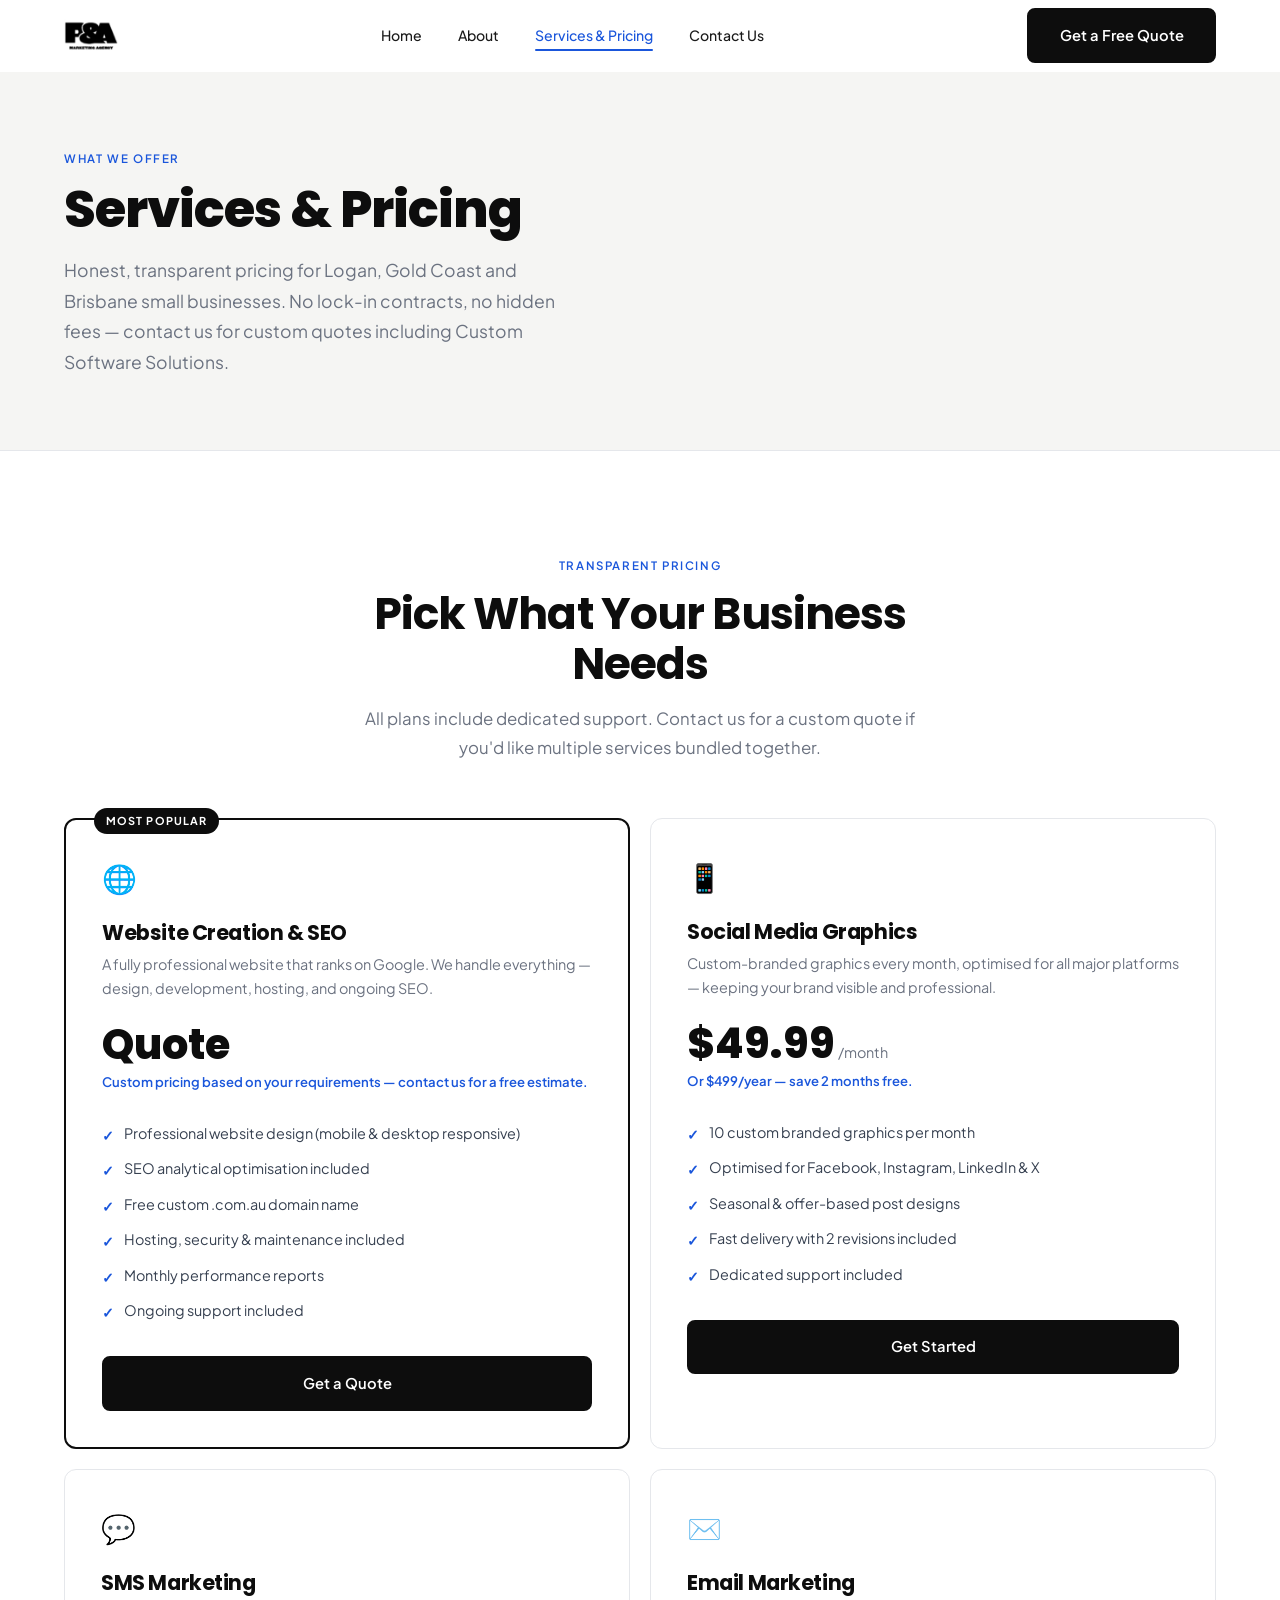
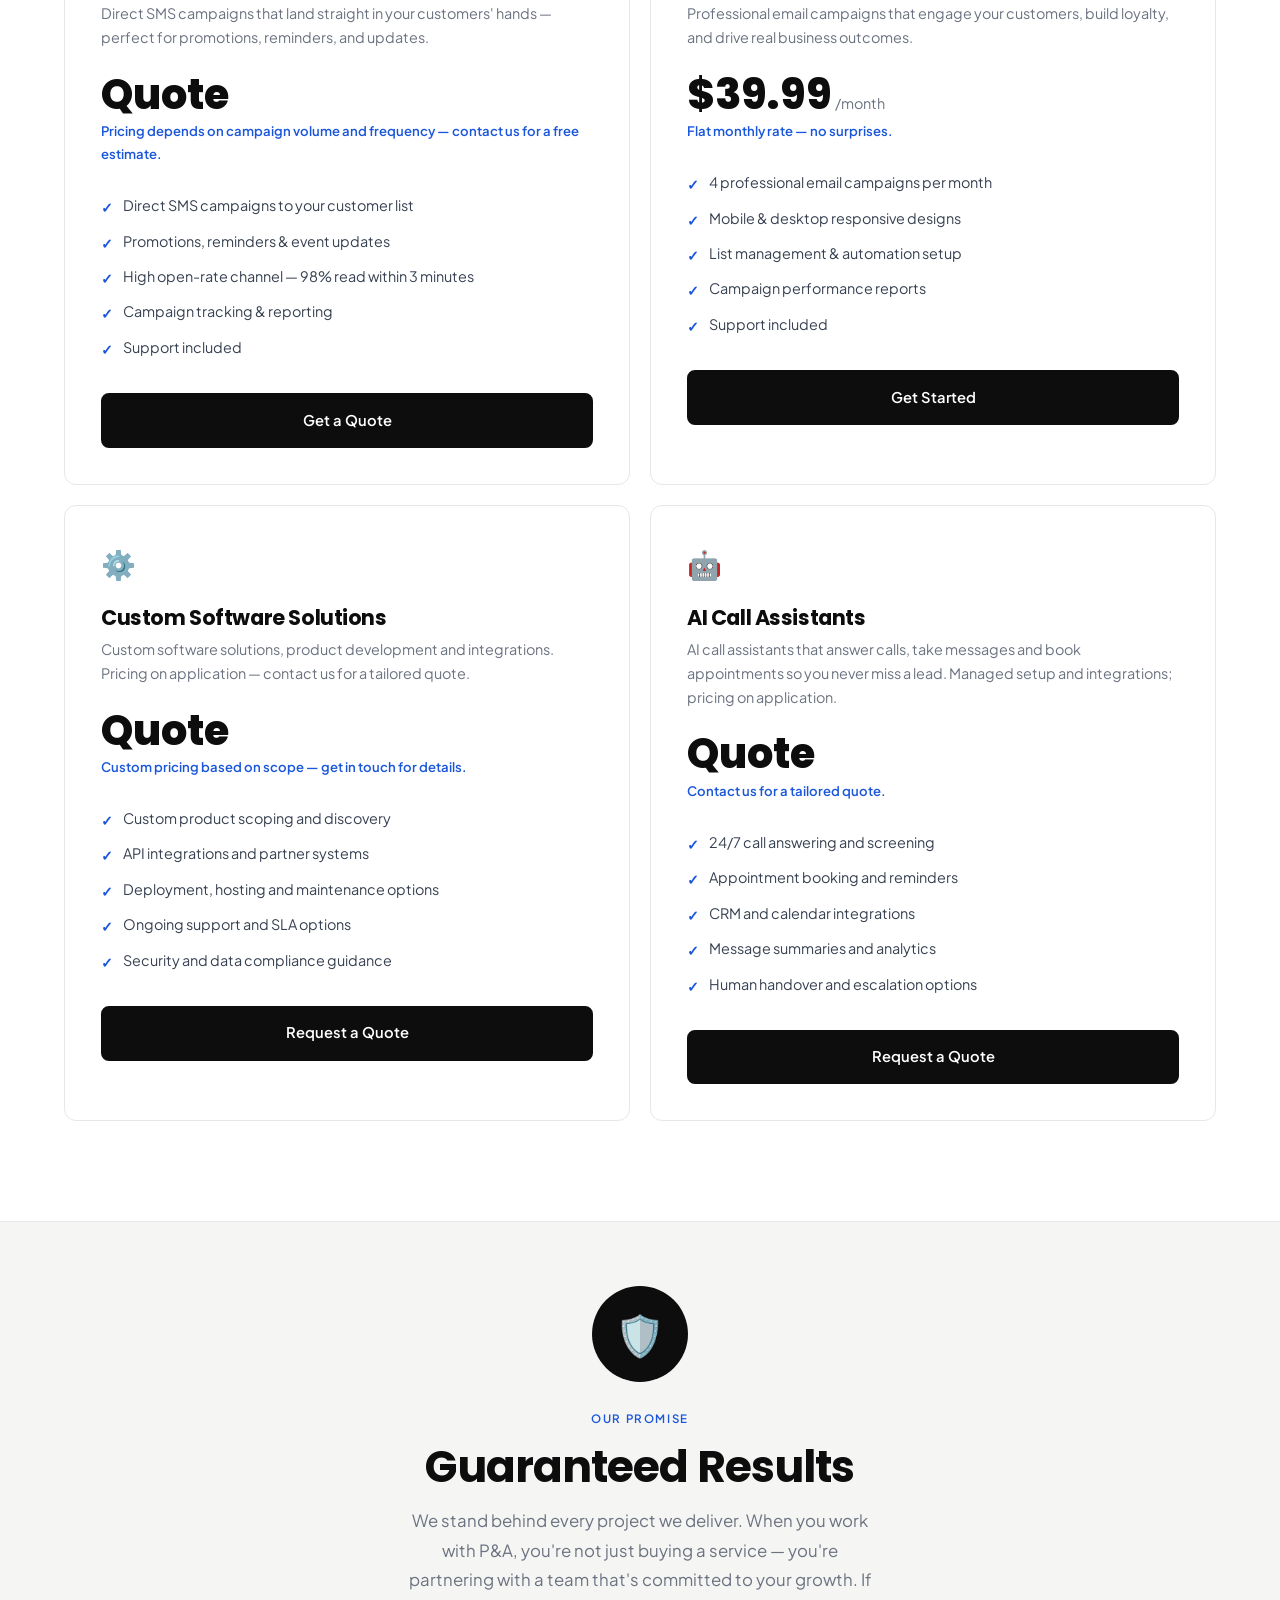
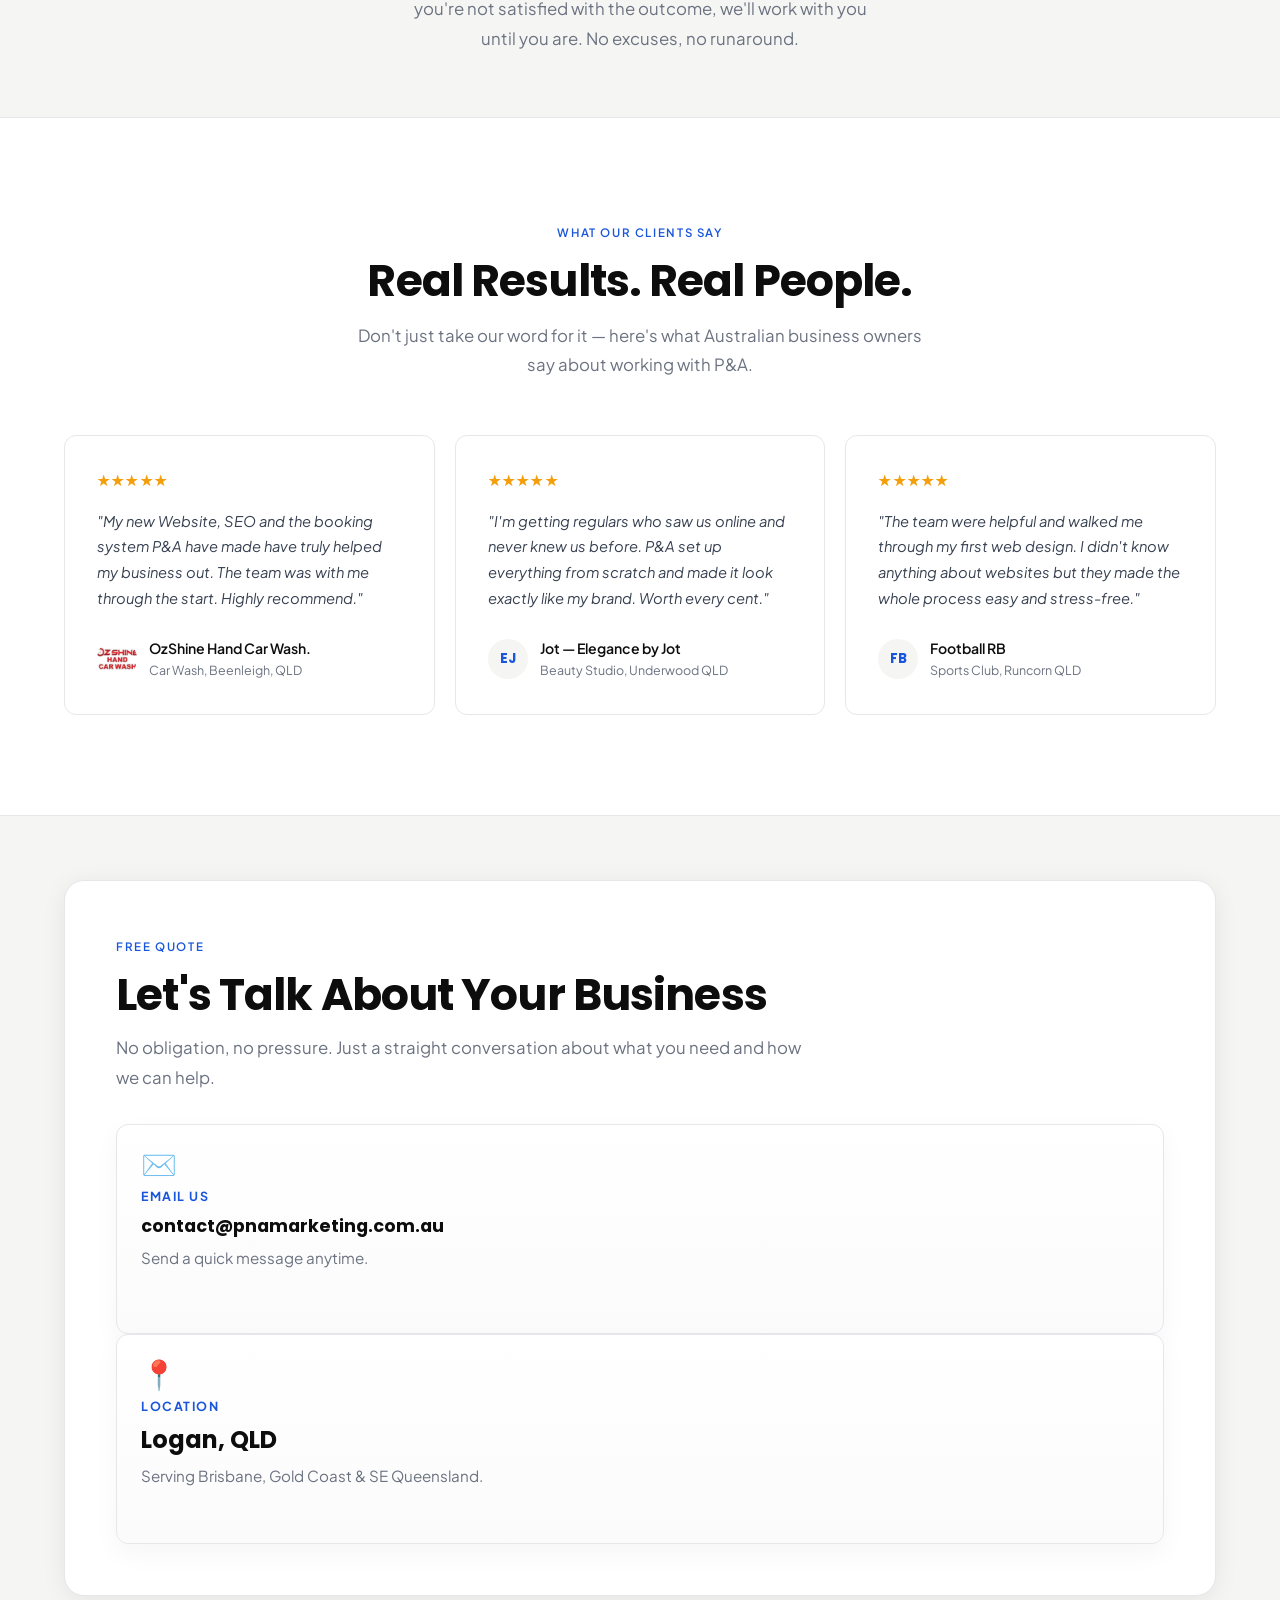
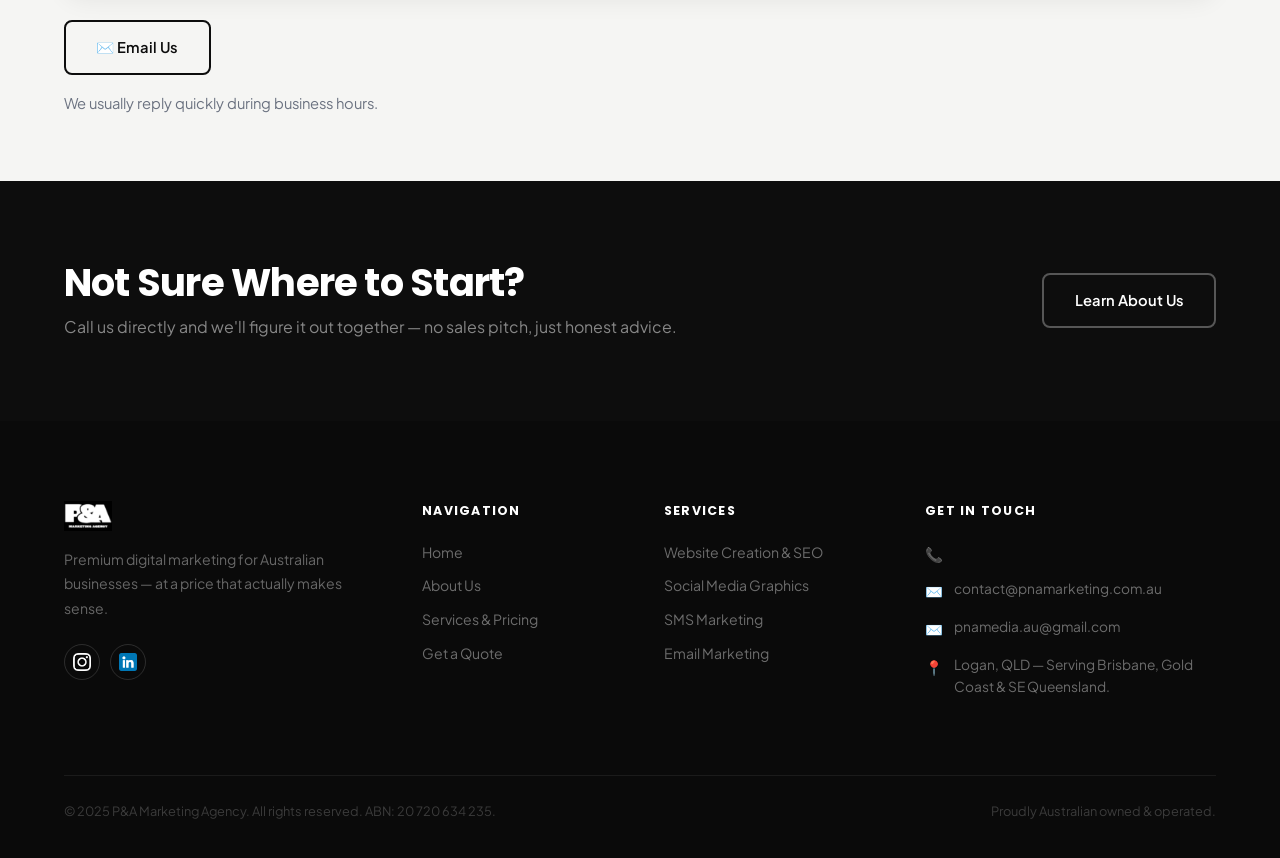
<file: services.html>
<!DOCTYPE html>
<html lang="en">
<head>
  <meta charset="UTF-8" />
  <meta name="viewport" content="width=device-width, initial-scale=1.0" />
  <title>Services for Logan &amp; Brisbane Businesses — Websites, Marketing &amp; Custom Software Solutions</title>
  <meta name="description" content="Transparent pricing and custom quotes for web design, local SEO, SMS, email and Custom Software Solutions for Logan & Brisbane small businesses." />
    <meta name="description" content="Transparent pricing and custom quotes for web design, local SEO, SMS, email and Custom Software Solutions for Logan, Gold Coast and Brisbane small businesses." />
  <meta name="robots" content="index,follow" />
  <link rel="canonical" href="https://pnamarketing.com.au/services.html" />
  <meta property="og:type" content="website" />
  <meta property="og:site_name" content="P&amp;A Marketing Agency" />
  <meta property="og:locale" content="en_AU" />
  <meta property="og:title" content="Services for Logan &amp; Brisbane Businesses — Websites, Marketing &amp; Custom Software Solutions" />
    <meta property="og:title" content="Services for Logan, Gold Coast &amp; Brisbane Businesses — Websites, Marketing &amp; Custom Software Solutions" />
    <meta property="og:description" content="Transparent pricing and custom quotes for web design, local SEO, SMS, email and Custom Software Solutions for Logan, Gold Coast and Brisbane small businesses." />
  <meta property="og:url" content="https://pnamarketing.com.au/services.html" />
  <meta property="og:image" content="https://images.unsplash.com/photo-1547658719-da2b51169166?w=1200&auto=format&fit=crop&q=80" />
  <meta name="twitter:card" content="summary_large_image" />
  <meta name="twitter:title" content="Services for Logan, Gold Coast &amp; Brisbane Businesses — Websites, Marketing &amp; Custom Software Solutions" />
  <meta name="twitter:description" content="Transparent pricing and custom quotes for web design, local SEO, SMS, email and Custom Software Solutions for Logan, Gold Coast and Brisbane small businesses." />
  <meta name="twitter:image" content="https://images.unsplash.com/photo-1547658719-da2b51169166?w=1200&auto=format&fit=crop&q=80" />
  <link rel="stylesheet" href="styles.css" />
</head>
<body>

  <!-- ══════════════════════════════════════════
       NAVIGATION
  ══════════════════════════════════════════ -->
  <header class="nav" role="banner">
    <div class="container nav-inner">
      <a href="index.html" class="nav-logo" aria-label="P&A Marketing Agency home">
        <img
          src="logo.jpg"
          alt="P&A Marketing Agency logo"
          onerror="this.style.display='none';this.nextElementSibling.style.display='block';"
        />
        <span class="nav-logo-text" style="display:none;">P&amp;A</span>
      </a>

      <nav class="nav-links" aria-label="Main navigation">
        <a href="index.html">Home</a>
        <a href="about.html">About</a>
        <a href="services.html">Services &amp; Pricing</a>
        <a href="services.html#booking">Contact Us</a>
      </nav>

      <div class="nav-right">
        <a href="#booking" class="btn btn-primary">Get a Free Quote</a>
      </div>

      <button class="hamburger" aria-label="Open menu" aria-expanded="false">
        <span></span>
        <span></span>
        <span></span>
      </button>
    </div>
  </header>

  <div class="mobile-menu" role="dialog" aria-label="Mobile navigation">
    <a href="index.html">Home</a>
    <a href="about.html">About</a>
    <a href="services.html">Services &amp; Pricing</a>
    <a href="services.html#booking">Contact Us</a>
    <span class="mobile-menu-phone">
    </span>
  </div>

  <main>

    <!-- ══════════════════════════════════════════
         PAGE HERO
    ══════════════════════════════════════════ -->
    <section class="page-hero">
      <div class="container">
        <span class="eyebrow">What We Offer</span>
        <h1>Services &amp; Pricing</h1>
        <p>Honest, transparent pricing for Logan, Gold Coast and Brisbane small businesses. No lock-in contracts, no hidden fees — contact us for custom quotes including Custom Software Solutions.</p>
      </div>
    </section>

    <!-- ══════════════════════════════════════════
         PRICING CARDS
    ══════════════════════════════════════════ -->
    <section class="section" aria-labelledby="pricing-heading">
      <div class="container">

        <div class="section-header center reveal">
          <span class="eyebrow">Transparent Pricing</span>
          <h2 id="pricing-heading">Pick What Your Business Needs</h2>
          <p>All plans include dedicated support. Contact us for a custom quote if you'd like multiple services bundled together.</p>
        </div>

        <div class="pricing-grid">

          <!-- Pricing Card 1: Website & SEO -->
          <div class="pricing-card featured reveal reveal-delay-1" id="website">
            <span class="featured-badge">Most Popular</span>
            <div class="pricing-icon" aria-hidden="true">🌐</div>
            <h3>Website Creation &amp; SEO</h3>
            <p class="pricing-desc">A fully professional website that ranks on Google. We handle everything — design, development, hosting, and ongoing SEO.</p>

            <div class="pricing-amount">
              <span class="figure">Quote</span>
            </div>
            <p class="pricing-alt">Custom pricing based on your requirements — contact us for a free estimate.</p>

            <ul class="pricing-features">
              <li>Professional website design (mobile &amp; desktop responsive)</li>
              <li>SEO analytical optimisation included</li>
              <li>Free custom .com.au domain name</li>
              <li>Hosting, security &amp; maintenance included</li>
              <li>Monthly performance reports</li>
              <li>Ongoing support included</li>
            </ul>

            <a href="#booking" class="btn btn-primary" style="width:100%;justify-content:center;">Get a Quote</a>
          </div>

          <!-- Pricing Card 2: Social Media Graphics -->
          <div class="pricing-card reveal reveal-delay-2" id="social">
            <div class="pricing-icon" aria-hidden="true">📱</div>
            <h3>Social Media Graphics</h3>
            <p class="pricing-desc">Custom-branded graphics every month, optimised for all major platforms — keeping your brand visible and professional.</p>

            <div class="pricing-amount">
              <span class="figure">$49.99</span>
              <span class="period">/month</span>
            </div>
            <p class="pricing-alt">Or $499/year — save 2 months free.</p>

            <ul class="pricing-features">
              <li>10 custom branded graphics per month</li>
              <li>Optimised for Facebook, Instagram, LinkedIn &amp; X</li>
              <li>Seasonal &amp; offer-based post designs</li>
              <li>Fast delivery with 2 revisions included</li>
              <li>Dedicated support included</li>
            </ul>

            <a href="#booking" class="btn btn-primary" style="width:100%;justify-content:center;">Get Started</a>
          </div>

          <!-- Pricing Card 3: SMS Marketing -->
          <div class="pricing-card reveal reveal-delay-1" id="sms">
            <div class="pricing-icon" aria-hidden="true">💬</div>
            <h3>SMS Marketing</h3>
            <p class="pricing-desc">Direct SMS campaigns that land straight in your customers' hands — perfect for promotions, reminders, and updates.</p>

            <div class="pricing-amount">
              <span class="figure">Quote</span>
            </div>
            <p class="pricing-alt">Pricing depends on campaign volume and frequency — contact us for a free estimate.</p>

            <ul class="pricing-features">
              <li>Direct SMS campaigns to your customer list</li>
              <li>Promotions, reminders &amp; event updates</li>
              <li>High open-rate channel — 98% read within 3 minutes</li>
              <li>Campaign tracking &amp; reporting</li>
              <li>Support included</li>
            </ul>

            <a href="#booking" class="btn btn-primary" style="width:100%;justify-content:center;">Get a Quote</a>
          </div>

          <!-- Pricing Card 4: Email Marketing -->
          <div class="pricing-card reveal reveal-delay-2" id="email">
            <div class="pricing-icon" aria-hidden="true">✉️</div>
            <h3>Email Marketing</h3>
            <p class="pricing-desc">Professional email campaigns that engage your customers, build loyalty, and drive real business outcomes.</p>

            <div class="pricing-amount">
              <span class="figure">$39.99</span>
              <span class="period">/month</span>
            </div>
            <p class="pricing-alt">Flat monthly rate — no surprises.</p>

            <ul class="pricing-features">
              <li>4 professional email campaigns per month</li>
              <li>Mobile &amp; desktop responsive designs</li>
              <li>List management &amp; automation setup</li>
              <li>Campaign performance reports</li>
              <li>Support included</li>
            </ul>

            <a href="#booking" class="btn btn-primary" style="width:100%;justify-content:center;">Get Started</a>
          </div>

          <!-- Pricing Card 5: Custom Software Solutions -->
          <div class="pricing-card reveal reveal-delay-3" id="software">
            <div class="pricing-icon" aria-hidden="true">⚙️</div>
            <h3>Custom Software Solutions</h3>
            <p class="pricing-desc">Custom software solutions, product development and integrations. Pricing on application — contact us for a tailored quote.</p>

            <div class="pricing-amount">
              <span class="figure">Quote</span>
            </div>
            <p class="pricing-alt">Custom pricing based on scope — get in touch for details.</p>

            <ul class="pricing-features">
              <li>Custom product scoping and discovery</li>
              <li>API integrations and partner systems</li>
              <li>Deployment, hosting and maintenance options</li>
              <li>Ongoing support and SLA options</li>
              <li>Security and data compliance guidance</li>
            </ul>

            <a href="#booking" class="btn btn-primary" style="width:100%;justify-content:center;">Request a Quote</a>
          </div>

          <!-- Pricing Card 6: AI Call Assistants -->
          <div class="pricing-card reveal reveal-delay-4" id="aicall">
            <div class="pricing-icon" aria-hidden="true">🤖</div>
            <h3>AI Call Assistants</h3>
            <p class="pricing-desc">AI call assistants that answer calls, take messages and book appointments so you never miss a lead. Managed setup and integrations; pricing on application.</p>

            <div class="pricing-amount">
              <span class="figure">Quote</span>
            </div>
            <p class="pricing-alt">Contact us for a tailored quote.</p>

            <ul class="pricing-features">
              <li>24/7 call answering and screening</li>
              <li>Appointment booking and reminders</li>
              <li>CRM and calendar integrations</li>
              <li>Message summaries and analytics</li>
              <li>Human handover and escalation options</li>
            </ul>

            <a href="#booking" class="btn btn-primary" style="width:100%;justify-content:center;">Request a Quote</a>
          </div>

        </div>
      </div>
    </section>

    <!-- ══════════════════════════════════════════
         GUARANTEE SECTION
    ══════════════════════════════════════════ -->
    <section class="section-sm guarantee-section" aria-labelledby="guarantee-heading">
      <div class="container">
        <div class="guarantee-inner reveal">
          <div class="guarantee-icon" aria-hidden="true">🛡️</div>
          <div>
            <span class="eyebrow" style="text-align:center;display:block;">Our Promise</span>
            <h2 id="guarantee-heading">Guaranteed Results</h2>
            <p>We stand behind every project we deliver. When you work with P&amp;A, you're not just buying a service — you're partnering with a team that's committed to your growth. If you're not satisfied with the outcome, we'll work with you until you are. No excuses, no runaround.</p>
          </div>
        </div>
      </div>
    </section>

    <!-- ══════════════════════════════════════════
         CLIENT REVIEWS
    ══════════════════════════════════════════ -->
    <section class="section" aria-labelledby="reviews-heading">
      <div class="container">

        <div class="section-header center reveal">
          <span class="eyebrow">What Our Clients Say</span>
          <h2 id="reviews-heading">Real Results. Real People.</h2>
          <p>Don't just take our word for it — here's what Australian business owners say about working with P&amp;A.</p>
        </div>

        <div class="reviews-grid">
          <div class="review-card reveal reveal-delay-2">
            <div class="review-stars" aria-label="5 stars">★★★★★</div>
            <p class="review-text">"My new Website, SEO and the booking system P&A have made have truly helped my business out. The team was with me through the start. Highly recommend."</p>
            <div class="review-author">
              <img src="ozshine-logo.webp" alt="Oz Shine Hand Car Wash logo" class="review-avatar" loading="lazy" />
              <div>
                <p class="review-name">OzShine Hand Car Wash.</p>
                <p class="review-biz">Car Wash, Beenleigh, QLD</p>
              </div>
            </div>
          </div>

          <div class="review-card reveal reveal-delay-3">
            <div class="review-stars" aria-label="5 stars">★★★★★</div>
            <p class="review-text">"I'm getting regulars who saw us online and never knew us before. P&amp;A set up everything from scratch and made it look exactly like my brand. Worth every cent."</p>
            <div class="review-author">
              <div class="review-avatar" aria-hidden="true">EJ</div>
              <div>
                <p class="review-name">Jot — Elegance by Jot</p>
                <p class="review-biz">Beauty Studio, Underwood QLD</p>
              </div>
            </div>
          </div>

          <div class="review-card reveal reveal-delay-1">
            <div class="review-stars" aria-label="5 stars">★★★★★</div>
            <p class="review-text">"The team were helpful and walked me through my first web design. I didn't know anything about websites but they made the whole process easy and stress-free."</p>
            <div class="review-author">
              <div class="review-avatar" aria-hidden="true">FB</div>
              <div>
                <p class="review-name">Football RB</p>
                <p class="review-biz">Sports Club, Runcorn QLD</p>
              </div>
            </div>
          </div>

        </div>
      </div>
    </section>

    <!-- ══════════════════════════════════════════
         BOOKING / CONTACT FORM ANCHOR
    ══════════════════════════════════════════ -->
    <section class="section-sm contact-section" id="booking" aria-labelledby="booking-heading">
      <div class="container">
        <div class="contact-panel reveal">
          <div class="contact-panel-copy">
            <span class="eyebrow">Free Quote</span>
            <h2 id="booking-heading">Let's Talk About Your Business</h2>
            <p>No obligation, no pressure. Just a straight conversation about what you need and how we can help.</p>
          </div>

            <a class="contact-card contact-card-email" href="mailto:contact@pnamarketing.com.au">
              <span class="contact-card-icon" aria-hidden="true">✉️</span>
              <span class="contact-card-label">Email Us</span>
              <strong>contact@pnamarketing.com.au</strong>
              <span>Send a quick message anytime.</span>
            </a>

            <div class="contact-card contact-card-static">
              <span class="contact-card-icon" aria-hidden="true">📍</span>
              <span class="contact-card-label">Location</span>
              <strong>Logan, QLD</strong>
              <span>Serving Brisbane, Gold Coast &amp; SE Queensland.</span>
            </div>
          </div>

          <div class="contact-actions">
            <a href="mailto:contact@pnamarketing.com.au" class="btn btn-outline">✉️ Email Us</a>
          </div>

          <p class="contact-note">We usually reply quickly during business hours.</p>

        </div>
      </div>
    </section>

    <!-- ══════════════════════════════════════════
         CTA BANNER
    ══════════════════════════════════════════ -->
    <section class="cta-banner" aria-labelledby="cta2-heading">
      <div class="container">
        <div class="cta-banner-inner">
          <div class="cta-banner-text">
            <h2 id="cta2-heading">Not Sure Where to Start?</h2>
            <p>Call us directly and we'll figure it out together — no sales pitch, just honest advice.</p>
          </div>
          <div style="display:flex;gap:1rem;flex-wrap:wrap;">
            <a href="about.html" class="btn btn-outline" style="border-color:rgba(255,255,255,0.3);color:#fff;">Learn About Us</a>
          </div>
        </div>
      </div>
    </section>

  </main>

  <!-- ══════════════════════════════════════════
       FOOTER
  ══════════════════════════════════════════ -->
  <footer class="footer" role="contentinfo">
    <div class="container">
      <div class="footer-grid">

        <div class="footer-col">
          <a href="index.html" aria-label="P&A Marketing Agency home">
            <img src="logo.jpg" alt="P&A Marketing Agency" class="footer-logo-img" onerror="this.style.display='none';this.nextElementSibling.style.display='block';" />
            <span class="footer-brand-text" style="display:none;">P&amp;A</span>
          </a>
          <p class="footer-tagline">Premium digital marketing for Australian businesses — at a price that actually makes sense.</p>
          <div class="social-row">
            <a href="https://www.instagram.com/pnamarketingagency" class="social-btn" target="_blank" rel="noopener noreferrer" aria-label="Instagram">
              <img src="instagram.png" alt="Instagram" class="icon-invert" width="20" height="20" loading="lazy" />
            </a>
            <a href="https://www.linkedin.com/company/pna-marketing-agency" class="social-btn" target="_blank" rel="noopener noreferrer" aria-label="LinkedIn">
              <img src="linkedin.png" alt="LinkedIn" width="20" height="20" loading="lazy" />
            </a>
          </div>
        </div>

        <div class="footer-col">
          <h5>Navigation</h5>
          <nav class="footer-links">
            <a href="index.html">Home</a>
            <a href="about.html">About Us</a>
            <a href="services.html">Services &amp; Pricing</a>
            <a href="services.html#booking">Get a Quote</a>
          </nav>
        </div>

        <div class="footer-col">
          <h5>Services</h5>
          <nav class="footer-links">
            <a href="services.html#website">Website Creation &amp; SEO</a>
            <a href="services.html#social">Social Media Graphics</a>
            <a href="services.html#sms">SMS Marketing</a>
            <a href="services.html#email">Email Marketing</a>
          </nav>
        </div>

        <div class="footer-col">
          <h5>Get in Touch</h5>
          <div class="footer-contact-row">
            <span class="icon">📞</span>
          </div>
          <div class="footer-contact-row">
            <span class="icon">✉️</span>
            <a href="mailto:contact@pnamarketing.com.au">contact@pnamarketing.com.au</a>
          </div>
          <div class="footer-contact-row">
            <span class="icon">✉️</span>
            <a href="mailto:pnamedia.au@gmail.com">pnamedia.au@gmail.com</a>
          </div>
          <div class="footer-contact-row">
            <span class="icon">📍</span>
            <span>Logan, QLD — Serving Brisbane, Gold Coast &amp; SE Queensland.</span>
          </div>
        </div>

      </div>
      <div class="footer-bottom">
        <p>© 2025 P&amp;A Marketing Agency. All rights reserved. ABN: <a href="https://abr.business.gov.au/ABN/View?abn=20720634235" target="_blank" rel="noopener noreferrer">20 720 634 235</a>.</p>
        <p>Proudly Australian owned &amp; operated.</p>
      </div>
    </div>
  </footer>

  <script type="application/ld+json">
  {
    "@context": "https://schema.org",
    "@graph": [
      {
        "@type": "LocalBusiness",
        "@id": "https://pnamarketing.com.au/#business",
        "name": "P&A Marketing Agency",
        "url": "https://pnamarketing.com.au/",
        "email": "contact@pnamarketing.com.au",
        "address": {
          "@type": "PostalAddress",
          "addressLocality": "Logan",
          "addressRegion": "QLD",
          "addressCountry": "AU"
        },
        "areaServed": ["Logan","Gold Coast","Brisbane","Queensland","Australia"],
        "description": "Digital marketing agency serving Logan, Gold Coast and Brisbane — website design, local SEO, marketing and Custom Software Solutions."
      },
      {
        "@type": "ItemList",
        "name": "P&A Marketing Services",
        "itemListElement": [
          {
            "@type": "ListItem",
            "position": 1,
            "name": "Website Creation & SEO",
            "url": "https://pnamarketing.com.au/services.html#website"
          },
          {
            "@type": "ListItem",
            "position": 2,
            "name": "Social Media Graphics",
            "url": "https://pnamarketing.com.au/services.html#social"
          },
          {
            "@type": "ListItem",
            "position": 3,
            "name": "SMS Marketing",
            "url": "https://pnamarketing.com.au/services.html#sms"
          },
          {
            "@type": "ListItem",
            "position": 4,
            "name": "Email Marketing",
            "url": "https://pnamarketing.com.au/services.html#email"
          },
          {
            "@type": "ListItem",
            "position": 5,
            "name": "Custom Software Solutions",
            "url": "https://pnamarketing.com.au/services.html#software"
          },
          {
            "@type": "ListItem",
            "position": 6,
            "name": "AI Call Assistants",
            "url": "https://pnamarketing.com.au/services.html#aicall"
          }
        ]
      }
    ]
  }
  </script>
  <script src="main.js"></script>
</body>
</html>
</file>
<file: styles.css>
/* ================================================
   P&A MARKETING AGENCY — styles.css
   Shared across all pages
   ================================================ */

/* 1. GOOGLE FONTS */
@import url('https://fonts.googleapis.com/css2?family=Poppins:wght@600;700;800&family=Plus+Jakarta+Sans:ital,wght@0,400;0,500;0,600;1,400&display=swap');

/* 2. RESET */
*, *::before, *::after { margin: 0; padding: 0; box-sizing: border-box; }
html { scroll-behavior: smooth; }
img { display: block; max-width: 100%; }
a { text-decoration: none; color: inherit; }
ul { list-style: none; }
button { font-family: inherit; }

/* 3. CSS VARIABLES */
:root {
  --black:        #0D0D0D;
  --white:        #FFFFFF;
  --off-white:    #F5F5F3;
  --blue:         #1A56DB;
  --blue-hover:   #1344B5;
  --charcoal:     #1A1A1A;
  --body-text:    #374151;
  --muted:        #6B7280;
  --border:       #E5E7EB;
  --card-bg:      #FFFFFF;

  --font-display: 'Poppins', sans-serif;
  --font-body:    'Plus Jakarta Sans', sans-serif;

  --radius:       12px;
  --radius-sm:    8px;
  --radius-lg:    20px;

  --shadow:       0 4px 24px rgba(0,0,0,0.07);
  --shadow-hover: 0 16px 48px rgba(0,0,0,0.13);

  --nav-height:   72px;
  --transition:   0.3s ease;
}

/* 4. BASE */
body {
  font-family: var(--font-body);
  color: var(--body-text);
  background: var(--white);
  line-height: 1.6;
  -webkit-font-smoothing: antialiased;
}

/* 5. LAYOUT */
.container {
  width: 90%;
  max-width: 1180px;
  margin: 0 auto;
}

.section     { padding: 100px 0; }
.section-sm  { padding: 64px 0; }

/* 6. TYPOGRAPHY */
h1, h2, h3, h4 {
  font-family: var(--font-display);
  color: var(--black);
  line-height: 1.14;
  font-weight: 700;
  letter-spacing: -0.02em;
}

h1 { font-size: clamp(2.6rem, 5vw, 4.2rem); font-weight: 800; }
h2 { font-size: clamp(1.9rem, 3.5vw, 2.75rem); }
h3 { font-size: clamp(1.2rem, 2vw, 1.45rem); }
h4 { font-size: 1rem; letter-spacing: 0; }
p  { font-size: 1rem; line-height: 1.75; color: var(--body-text); }

.eyebrow {
  display: inline-block;
  font-size: 0.72rem;
  font-weight: 600;
  letter-spacing: 0.14em;
  text-transform: uppercase;
  color: var(--blue);
  margin-bottom: 0.85rem;
}

/* 7. BUTTONS */
.btn {
  display: inline-flex;
  align-items: center;
  gap: 0.5rem;
  padding: 0.85rem 1.9rem;
  border-radius: var(--radius-sm);
  font-family: var(--font-body);
  font-size: 0.92rem;
  font-weight: 600;
  cursor: pointer;
  transition: background var(--transition), color var(--transition), border-color var(--transition);
  border: 2px solid transparent;
}

.btn-primary {
  background: var(--black);
  color: var(--white);
  border-color: var(--black);
}
.btn-primary:hover {
  background: transparent;
  color: var(--black);
}

.btn-outline {
  background: transparent;
  color: var(--black);
  border-color: var(--black);
}
.btn-outline:hover {
  background: var(--black);
  color: var(--white);
}

.btn-blue {
  background: var(--blue);
  color: var(--white);
  border-color: var(--blue);
}
.btn-blue:hover {
  background: var(--blue-hover);
  border-color: var(--blue-hover);
}

.btn-white {
  background: var(--white);
  color: var(--black);
  border-color: var(--white);
  font-weight: 700;
}
.btn-white:hover {
  background: transparent;
  color: var(--white);
}

/* 8. NAVIGATION */
.nav {
  position: fixed;
  top: 0;
  left: 0;
  right: 0;
  z-index: 1000;
  height: var(--nav-height);
  background: rgba(255,255,255,0.96);
  backdrop-filter: blur(14px);
  -webkit-backdrop-filter: blur(14px);
  border-bottom: 1px solid transparent;
  transition: height var(--transition), border-color var(--transition), box-shadow var(--transition);
}

.nav.scrolled {
  border-bottom-color: var(--border);
  box-shadow: 0 2px 20px rgba(0,0,0,0.06);
  height: 62px;
}

.nav-inner {
  display: flex;
  align-items: center;
  justify-content: space-between;
  height: 100%;
}

/* Logo */
.nav-logo {
  display: flex;
  align-items: center;
  gap: 0.6rem;
  flex-shrink: 0;
}

.nav-logo img {
  height: 34px;
  width: auto;
}

/* TEXT FALLBACK — shown if logo.jpg is missing; hide once logo is added */
.nav-logo-text {
  font-family: var(--font-display);
  font-size: 1.3rem;
  font-weight: 800;
  color: var(--black);
}

.nav-links {
  display: flex;
  align-items: center;
  gap: 2.25rem;
}

.nav-links a {
  font-size: 0.88rem;
  font-weight: 500;
  color: var(--charcoal);
  position: relative;
  transition: color var(--transition);
}

.nav-links a::after {
  content: '';
  position: absolute;
  bottom: -4px;
  left: 0;
  width: 0;
  height: 2px;
  background: var(--blue);
  transition: width var(--transition);
  border-radius: 2px;
}

.nav-links a:hover,
.nav-links a.active { color: var(--blue); }

.nav-links a:hover::after,
.nav-links a.active::after { width: 100%; }

.nav-right {
  display: flex;
  align-items: center;
  gap: 1.25rem;
}

.nav-phone {
  font-size: 0.85rem;
  font-weight: 600;
  color: var(--charcoal);
  transition: color var(--transition);
}
.nav-phone:hover { color: var(--blue); }

/* Hamburger */
.hamburger {
  display: none;
  flex-direction: column;
  gap: 5px;
  cursor: pointer;
  background: none;
  border: none;
  padding: 4px;
}
.hamburger span {
  display: block;
  width: 24px;
  height: 2px;
  background: var(--black);
  border-radius: 2px;
  transition: all 0.35s ease;
  transform-origin: center;
}
.hamburger.open span:nth-child(1) { transform: translateY(7px) rotate(45deg); }
.hamburger.open span:nth-child(2) { opacity: 0; transform: scaleX(0); }
.hamburger.open span:nth-child(3) { transform: translateY(-7px) rotate(-45deg); }

/* Mobile Overlay Menu */
.mobile-menu {
  position: fixed;
  inset: 0;
  background: var(--white);
  z-index: 999;
  display: flex;
  flex-direction: column;
  align-items: center;
  justify-content: center;
  gap: 2.25rem;
  opacity: 0;
  pointer-events: none;
  transition: opacity 0.35s ease;
}
.mobile-menu.open {
  opacity: 1;
  pointer-events: all;
}
.mobile-menu a {
  font-family: var(--font-display);
  font-size: 2rem;
  font-weight: 700;
  color: var(--black);
  transition: color var(--transition);
}
.mobile-menu a:hover { color: var(--blue); }
.mobile-menu-phone {
  font-size: 1rem;
  color: var(--muted);
  font-weight: 500;
  margin-top: 0.5rem;
}
.mobile-menu-phone a { font-size: 1rem; color: var(--muted); }

/* 9. PAGE HERO (interior pages) */
.page-hero {
  padding-top: calc(var(--nav-height) + 72px);
  padding-bottom: 72px;
  background: var(--off-white);
  border-bottom: 1px solid var(--border);
}
.page-hero .eyebrow { margin-bottom: 0.75rem; }
.page-hero h1 {
  font-size: clamp(2.4rem, 4vw, 3.4rem);
  margin-bottom: 1rem;
}
.page-hero p {
  font-size: 1.1rem;
  color: var(--muted);
  max-width: 520px;
}

/* 10. SECTION HEADERS */
.section-header { margin-bottom: 3.5rem; }
.section-header.center {
  text-align: center;
  max-width: 580px;
  margin: 0 auto 3.5rem;
}
.section-header h2 { margin-bottom: 0.9rem; }
.section-header p { color: var(--muted); font-size: 1.05rem; }

/* 11. HERO (homepage) */
.hero {
  padding-top: calc(var(--nav-height) + 88px);
  padding-bottom: 100px;
  overflow: hidden;
}
.hero-inner {
  display: grid;
  grid-template-columns: 1fr 1fr;
  gap: 4rem;
  align-items: center;
}
.hero-content { max-width: 560px; }
.hero-content h1 { margin-bottom: 1.4rem; }
.hero-content p {
  font-size: 1.1rem;
  color: var(--muted);
  margin-bottom: 2.25rem;
  max-width: 430px;
}
.hero-actions {
  display: flex;
  gap: 0.9rem;
  flex-wrap: wrap;
}
.hero-trust {
  margin-top: 2.5rem;
  display: flex;
  align-items: center;
  gap: 0.75rem;
}
.hero-trust-dots {
  display: flex;
}
.hero-trust-dot {
  width: 28px;
  height: 28px;
  border-radius: 50%;
  border: 2px solid var(--white);
  background: var(--off-white);
  display: flex;
  align-items: center;
  justify-content: center;
  font-family: var(--font-display);
  font-size: 0.6rem;
  font-weight: 700;
  color: var(--black);
  margin-left: -8px;
}
.hero-trust-dot:first-child { margin-left: 0; }
.hero-trust-text {
  font-size: 0.82rem;
  color: var(--muted);
  font-weight: 500;
}
.hero-trust-text strong { color: var(--black); }

.hero-visual {
  position: relative;
}
.hero-img-wrap {
  border-radius: var(--radius-lg);
  overflow: hidden;
  aspect-ratio: 5/4;
  background: var(--off-white);
}
.hero-img-wrap img {
  width: 100%;
  height: 100%;
  object-fit: cover;
  animation: kenBurns 14s ease-in-out infinite alternate;
}

@keyframes kenBurns {
  from { transform: scale(1); }
  to   { transform: scale(1.06); }
}

/* Floating card over hero image */
.hero-float-card {
  position: absolute;
  bottom: 28px;
  left: -28px;
  background: var(--white);
  border-radius: var(--radius);
  padding: 1.1rem 1.4rem;
  box-shadow: var(--shadow-hover);
  display: flex;
  align-items: center;
  gap: 0.9rem;
  min-width: 200px;
}
.hero-float-icon {
  width: 42px;
  height: 42px;
  background: var(--blue);
  border-radius: 50%;
  display: flex;
  align-items: center;
  justify-content: center;
  font-size: 1.15rem;
  flex-shrink: 0;
}
.hero-float-label strong {
  display: block;
  font-family: var(--font-display);
  font-size: 1rem;
  color: var(--black);
  font-weight: 700;
}
.hero-float-label span {
  font-size: 0.78rem;
  color: var(--muted);
}

/* 12. STATS BAR */
.stats-bar { background: var(--black); padding: 64px 0; }
.stats-grid {
  display: grid;
  grid-template-columns: repeat(4, 1fr);
  gap: 2rem;
  text-align: center;
}
.stat-item {
  padding: 0 1.5rem;
  border-right: 1px solid rgba(255,255,255,0.1);
}
.stat-item:last-child { border-right: none; }

.stat-number {
  font-family: var(--font-display);
  font-size: 3rem;
  font-weight: 800;
  color: var(--white);
  line-height: 1;
  margin-bottom: 0.5rem;
}
.stat-number sup { font-size: 1.5rem; color: var(--blue); }
.stat-suffix { color: var(--blue); }
.stat-label {
  font-size: 0.82rem;
  color: rgba(255,255,255,0.5);
  font-weight: 500;
  letter-spacing: 0.04em;
}

/* 13. SERVICE CARDS (homepage overview) */
.services-grid {
  display: grid;
  grid-template-columns: repeat(2, 1fr);
  gap: 1.25rem;
}
.service-card {
  background: var(--white);
  border: 1px solid var(--border);
  border-radius: var(--radius);
  overflow: hidden;
  transition: box-shadow var(--transition), transform var(--transition), border-color var(--transition);
}
.service-card:hover {
  box-shadow: var(--shadow-hover);
  transform: translateY(-4px);
  border-color: transparent;
}
.service-card-img {
  aspect-ratio: 16/9;
  overflow: hidden;
  background: var(--off-white);
}
.service-card-img img {
  width: 100%;
  height: 100%;
  object-fit: cover;
  transition: transform 0.55s ease;
}
.service-card:hover .service-card-img img { transform: scale(1.04); }

.service-card-body { padding: 1.75rem; }
.service-icon {
  width: 44px;
  height: 44px;
  background: var(--off-white);
  border-radius: var(--radius-sm);
  display: flex;
  align-items: center;
  justify-content: center;
  font-size: 1.3rem;
  margin-bottom: 1rem;
}
.service-card-body h3 { font-size: 1.2rem; margin-bottom: 0.55rem; }
.service-card-body p { color: var(--muted); font-size: 0.93rem; margin-bottom: 1.25rem; }
.service-link {
  font-size: 0.88rem;
  font-weight: 600;
  color: var(--blue);
  display: inline-flex;
  align-items: center;
  gap: 0.35rem;
  transition: gap var(--transition);
}
.service-link:hover { gap: 0.65rem; }

/* 14. PARTNER / CLIENT CARDS */
.partners-section { background: var(--off-white); }
.partners-grid {
  display: grid;
  grid-template-columns: repeat(3, 1fr);
  gap: 1.25rem;
}
.partner-card {
  background: var(--white);
  border-radius: var(--radius);
  padding: 2rem;
  border: 1px solid var(--border);
  transition: box-shadow var(--transition), transform var(--transition);
}
.partner-card:hover {
  box-shadow: var(--shadow);
  transform: translateY(-3px);
}
.partner-logo-wrap {
  width: 52px;
  height: 52px;
  background: var(--off-white);
  border-radius: var(--radius-sm);
  margin-bottom: 1.25rem;
  overflow: hidden;
  display: flex;
  align-items: center;
  justify-content: center;
}
/* IMAGE PLACEHOLDER: replace the emoji with <img src="partner-ozshine-logo.jpg"> once you have the logo */
.partner-logo-wrap img {
  width: 100%;
  height: 100%;
  object-fit: contain;
}
.partner-logo-placeholder {
  font-size: 1.5rem;
}
.partner-card h4 { font-size: 1rem; margin-bottom: 0.25rem; }
.partner-tag {
  font-size: 0.78rem;
  color: var(--muted);
  margin-bottom: 1rem;
  display: block;
}
.partner-quote {
  font-size: 0.91rem;
  color: var(--body-text);
  font-style: italic;
  line-height: 1.7;
  border-left: 3px solid var(--blue);
  padding-left: 1rem;
}

/* 15. FAQ ACCORDION */
.faq-list {
  max-width: 700px;
  margin: 0 auto;
}
.faq-item { border-bottom: 1px solid var(--border); }
.faq-question {
  width: 100%;
  display: flex;
  align-items: center;
  justify-content: space-between;
  gap: 1rem;
  padding: 1.4rem 0;
  background: none;
  border: none;
  cursor: pointer;
  text-align: left;
  font-family: var(--font-display);
  font-size: 1rem;
  font-weight: 600;
  color: var(--black);
  transition: color var(--transition);
}
.faq-question:hover { color: var(--blue); }
.faq-icon {
  width: 28px;
  height: 28px;
  border-radius: 50%;
  border: 1.5px solid var(--border);
  display: flex;
  align-items: center;
  justify-content: center;
  flex-shrink: 0;
  color: var(--muted);
  font-size: 1rem;
  transition: all var(--transition);
}
.faq-item.open .faq-icon {
  background: var(--blue);
  border-color: var(--blue);
  color: var(--white);
  transform: rotate(45deg);
}
.faq-answer {
  max-height: 0;
  overflow: hidden;
  transition: max-height 0.4s ease;
}
.faq-answer-inner {
  padding-bottom: 1.4rem;
  font-size: 0.93rem;
  color: var(--muted);
  line-height: 1.8;
}

/* 16. CTA BANNER */
.cta-banner { background: var(--black); padding: 80px 0; }
.cta-banner-inner {
  display: flex;
  align-items: center;
  justify-content: space-between;
  gap: 2rem;
  flex-wrap: wrap;
}
.cta-banner-text h2 {
  color: var(--white);
  font-size: clamp(1.7rem, 3vw, 2.4rem);
  max-width: 480px;
  margin-bottom: 0.5rem;
}
.cta-banner-text p { color: rgba(255,255,255,0.5); font-size: 1rem; }

/* 17. FOOTER */
.footer {
  background: #0A0A0A;
  padding: 80px 0 36px;
}
.footer-grid {
  display: grid;
  grid-template-columns: 1.6fr 1fr 1.1fr 1.5fr;
  gap: 3rem;
  padding-bottom: 4rem;
  border-bottom: 1px solid rgba(255,255,255,0.07);
}
.footer-logo-img {
  height: 30px;
  width: auto;
  margin-bottom: 1rem;
  /* Invert to white for dark footer */
  filter: invert(1);
}
.footer-brand-text {
  font-family: var(--font-display);
  font-weight: 800;
  font-size: 1.2rem;
  color: var(--white);
  display: block;
  margin-bottom: 0.9rem;
}
.footer-tagline {
  font-size: 0.88rem;
  color: rgba(255,255,255,0.38);
  line-height: 1.75;
  margin-bottom: 1.5rem;
}
.social-row { display: flex; gap: 0.6rem; }
.social-btn {
  width: 36px;
  height: 36px;
  border-radius: 50%;
  border: 1px solid rgba(255,255,255,0.14);
  display: flex;
  align-items: center;
  justify-content: center;
  transition: all var(--transition);
  overflow: hidden;
}
.social-btn img {
  width: 18px;
  height: 18px;
  object-fit: contain;
}
.social-btn img.icon-invert {
  /* Invert and brighten only icons that need it (e.g., dark PNGs) */
  filter: invert(1) brightness(2);
}
.social-btn:hover {
  border-color: var(--blue);
  background: var(--blue);
}

.footer-col h5 {
  font-family: var(--font-display);
  font-size: 0.78rem;
  font-weight: 700;
  color: var(--white);
  letter-spacing: 0.1em;
  text-transform: uppercase;
  margin-bottom: 1.25rem;
}
.footer-links {
  display: flex;
  flex-direction: column;
  gap: 0.7rem;
}
.footer-links a {
  font-size: 0.88rem;
  color: rgba(255,255,255,0.4);
  transition: color var(--transition);
}
.footer-links a:hover { color: var(--white); }

.footer-contact-row {
  display: flex;
  align-items: flex-start;
  gap: 0.65rem;
  margin-bottom: 0.85rem;
}
.footer-contact-row .icon { color: var(--blue); font-size: 0.9rem; flex-shrink: 0; margin-top: 2px; }
.footer-contact-row a,
.footer-contact-row span {
  font-size: 0.86rem;
  color: rgba(255,255,255,0.4);
  transition: color var(--transition);
  line-height: 1.55;
}
.footer-contact-row a:hover { color: var(--white); }

/* 23. SERVICES CONTACT SECTION */
.contact-section {
  background: var(--off-white);
  border-top: 1px solid var(--border);
}

.contact-panel {
  background: var(--white);
  border: 1px solid var(--border);
  border-radius: var(--radius-lg);
  box-shadow: var(--shadow);
  padding: clamp(2rem, 4vw, 3.5rem);
}

.contact-panel-copy {
  max-width: 720px;
  margin-bottom: 2rem;
}

.contact-panel-copy h2 {
  margin-bottom: 0.8rem;
}

.contact-panel-copy p {
  font-size: 1.05rem;
  color: var(--muted);
  max-width: 58ch;
}

.contact-grid {
  display: grid;
  grid-template-columns: repeat(3, minmax(0, 1fr));
  gap: 1rem;
}

.contact-card {
  display: flex;
  flex-direction: column;
  gap: 0.55rem;
  padding: 1.5rem;
  border-radius: var(--radius);
  border: 1px solid var(--border);
  background: linear-gradient(180deg, #ffffff 0%, #fbfbfb 100%);
  box-shadow: 0 10px 26px rgba(0,0,0,0.04);
  transition: transform var(--transition), box-shadow var(--transition), border-color var(--transition);
  min-height: 210px;
}

.contact-card:hover {
  transform: translateY(-3px);
  box-shadow: var(--shadow-hover);
  border-color: rgba(26, 86, 219, 0.18);
}

.contact-card-icon {
  font-size: 1.8rem;
  line-height: 1;
}

.contact-card-label {
  font-size: 0.78rem;
  font-weight: 700;
  letter-spacing: 0.12em;
  text-transform: uppercase;
  color: var(--blue);
}

.contact-card strong {
  display: block;
  font-family: var(--font-display);
  font-size: clamp(1.15rem, 2vw, 1.5rem);
  color: var(--black);
  line-height: 1.25;
}

.contact-card-email strong {
  font-size: clamp(0.9rem, 1.4vw, 1.1rem);
  word-break: break-word;
  overflow-wrap: anywhere;
}

.contact-card span:last-child {
  color: var(--muted);
  font-size: 0.95rem;
}

.contact-card-static {
  cursor: default;
}

.contact-card-static:hover {
  transform: none;
  box-shadow: 0 10px 26px rgba(0,0,0,0.04);
  border-color: var(--border);
}

.contact-actions {
  display: flex;
  gap: 0.9rem;
  flex-wrap: wrap;
  margin-top: 1.5rem;
}

.contact-note {
  margin-top: 1rem;
  color: var(--muted);
  font-size: 0.92rem;
}

.footer-bottom {
  padding-top: 1.5rem;
  display: flex;
  align-items: center;
  justify-content: space-between;
  flex-wrap: wrap;
  gap: 0.75rem;
}
.footer-bottom p { font-size: 0.8rem; color: rgba(255,255,255,0.2); }

/* 18. PRICING CARDS (services page) */
.pricing-grid {
  display: grid;
  grid-template-columns: repeat(2, 1fr);
  gap: 1.25rem;
}
.pricing-card {
  background: var(--white);
  border: 1px solid var(--border);
  border-radius: var(--radius);
  padding: 2.25rem;
  position: relative;
  transition: box-shadow var(--transition), transform var(--transition);
}
.pricing-card:hover {
  box-shadow: var(--shadow-hover);
  transform: translateY(-4px);
}
.pricing-card.featured {
  border-color: var(--black);
  border-width: 2px;
}
.featured-badge {
  position: absolute;
  top: -12px;
  left: 1.75rem;
  background: var(--black);
  color: var(--white);
  font-size: 0.68rem;
  font-weight: 700;
  letter-spacing: 0.1em;
  text-transform: uppercase;
  padding: 4px 12px;
  border-radius: 20px;
}
.pricing-icon { font-size: 1.75rem; margin-bottom: 1.25rem; }
.pricing-card h3 { font-size: 1.3rem; margin-bottom: 0.5rem; }
.pricing-desc { font-size: 0.9rem; color: var(--muted); margin-bottom: 1.5rem; line-height: 1.65; }
.pricing-amount {
  display: flex;
  align-items: baseline;
  gap: 0.2rem;
  margin-bottom: 0.3rem;
}
.pricing-amount .figure {
  font-family: var(--font-display);
  font-size: 2.6rem;
  font-weight: 800;
  color: var(--black);
  line-height: 1;
}
.pricing-amount .period { font-size: 0.9rem; color: var(--muted); }
.pricing-alt {
  font-size: 0.82rem;
  color: var(--blue);
  font-weight: 600;
  margin-bottom: 1.75rem;
}
.pricing-features { margin-bottom: 2rem; display: flex; flex-direction: column; gap: 0.65rem; }
.pricing-features li {
  font-size: 0.9rem;
  color: var(--body-text);
  display: flex;
  align-items: flex-start;
  gap: 0.6rem;
}
.pricing-features li::before {
  content: '✓';
  color: var(--blue);
  font-weight: 700;
  flex-shrink: 0;
  margin-top: 2px;
}

/* 19. GUARANTEE SECTION */
.guarantee-section {
  background: var(--off-white);
  border-top: 1px solid var(--border);
  border-bottom: 1px solid var(--border);
}
.guarantee-inner {
  display: flex;
  flex-direction: column;
  align-items: center;
  text-align: center;
  max-width: 600px;
  margin: 0 auto;
}
.guarantee-icon {
  width: 96px;
  height: 96px;
  background: var(--black);
  border-radius: 50%;
  display: flex;
  align-items: center;
  justify-content: center;
  font-size: 2.5rem;
  margin-bottom: 1.75rem;
}
.guarantee-inner h2 { margin-bottom: 0.85rem; }
.guarantee-inner p { color: var(--muted); font-size: 1.05rem; max-width: 480px; }

/* 20. REVIEW CARDS (services page) */
.reviews-grid {
  display: grid;
  grid-template-columns: repeat(3, 1fr);
  gap: 1.25rem;
}
.review-card {
  background: var(--white);
  border: 1px solid var(--border);
  border-radius: var(--radius);
  padding: 2rem;
  transition: box-shadow var(--transition), transform var(--transition);
}
.review-card:hover {
  box-shadow: var(--shadow);
  transform: translateY(-3px);
}
.review-stars { color: #F59E0B; font-size: 0.95rem; letter-spacing: 0.08em; margin-bottom: 1rem; }
.review-text {
  font-size: 0.92rem;
  color: var(--body-text);
  font-style: italic;
  line-height: 1.75;
  margin-bottom: 1.5rem;
}
.review-author { display: flex; align-items: center; gap: 0.75rem; }
.review-avatar {
  width: 40px;
  height: 40px;
  border-radius: 50%;
  background: var(--off-white);
  display: flex;
  align-items: center;
  justify-content: center;
  font-family: var(--font-display);
  font-size: 0.85rem;
  font-weight: 700;
  color: var(--blue);
  flex-shrink: 0;
}
img.review-avatar {
  width: 40px;
  height: 40px;
  border-radius: 50%;
  object-fit: cover;
  flex-shrink: 0;
  display: block;
}
.review-name { font-size: 0.88rem; font-weight: 600; color: var(--black); }
.review-biz  { font-size: 0.78rem; color: var(--muted); }

/* 21. ABOUT PAGE */
.about-split {
  display: grid;
  grid-template-columns: 1fr 1fr;
  gap: 5rem;
  align-items: center;
}
.about-img-wrap {
  border-radius: var(--radius-lg);
  overflow: hidden;
  aspect-ratio: 4/3;
  background: var(--off-white);
}
.about-img-wrap img { width: 100%; height: 100%; object-fit: cover; }
.about-text h2 { margin-bottom: 1.25rem; }
.about-text p { color: var(--muted); margin-bottom: 1rem; }

.about-pillars {
  display: grid;
  grid-template-columns: repeat(3, 1fr);
  gap: 1rem;
  margin-top: 2.5rem;
}
.pillar {
  background: var(--off-white);
  border-radius: var(--radius);
  padding: 1.5rem;
  text-align: center;
}
.pillar-icon { font-size: 1.75rem; margin-bottom: 0.65rem; }
.pillar h4 { font-size: 0.92rem; margin-bottom: 0.35rem; }
.pillar p  { font-size: 0.8rem; color: var(--muted); }

.values-section { background: var(--off-white); }
.values-grid {
  display: grid;
  grid-template-columns: repeat(3, 1fr);
  gap: 1.25rem;
}
.value-card {
  background: var(--white);
  border: 1px solid var(--border);
  border-radius: var(--radius);
  padding: 2rem;
  transition: box-shadow var(--transition), transform var(--transition);
}
.value-card:hover {
  box-shadow: var(--shadow);
  transform: translateY(-3px);
}
.value-icon { font-size: 2rem; margin-bottom: 1rem; }
.value-card h3 { font-size: 1.1rem; margin-bottom: 0.6rem; }
.value-card p  { font-size: 0.9rem; color: var(--muted); }

/* 22. MAP SECTION */
.map-section { background: var(--off-white); }
.map-frame {
  margin-top: 3rem;
  border-radius: var(--radius);
  overflow: hidden;
  border: 1px solid var(--border);
  height: 420px;
}
.map-frame iframe {
  width: 100%;
  height: 100%;
  border: none;
  filter: grayscale(100%) contrast(1.05);
}

/* 24. SCROLL REVEAL */
.reveal {
  opacity: 0;
  transform: translateY(28px);
  transition: opacity 0.65s ease, transform 0.65s ease;
}
.reveal.visible {
  opacity: 1;
  transform: none;
}
.reveal-delay-1 { transition-delay: 0.08s; }
.reveal-delay-2 { transition-delay: 0.16s; }
.reveal-delay-3 { transition-delay: 0.24s; }
.reveal-delay-4 { transition-delay: 0.32s; }

/* 25. RESPONSIVE */
@media (max-width: 1024px) {
  .footer-grid { grid-template-columns: 1fr 1fr; gap: 2.5rem; }
  .hero-inner  { gap: 2.5rem; }
  .about-split { gap: 3rem; }
}

@media (max-width: 768px) {
  :root { --nav-height: 64px; }

  .nav-links, .nav-right { display: none; }
  .hamburger { display: flex; }

  .hero { padding-top: calc(var(--nav-height) + 48px); padding-bottom: 64px; }
  .hero-inner { grid-template-columns: 1fr; gap: 3rem; }
  .hero-float-card { left: 0; }

  .stats-grid { grid-template-columns: repeat(2, 1fr); }
  .stat-item { border-right: none; border-bottom: 1px solid rgba(255,255,255,0.08); padding-bottom: 1.5rem; }
  .stat-item:nth-child(odd) { border-right: 1px solid rgba(255,255,255,0.08); }
  .stat-item:last-child, .stat-item:nth-last-child(2):nth-child(odd) { border-bottom: none; }

  .services-grid,
  .partners-grid,
  .pricing-grid,
  .reviews-grid,
  .about-split,
  .about-pillars,
  .values-grid  { grid-template-columns: 1fr; }

  .footer-grid  { grid-template-columns: 1fr 1fr; gap: 2rem; }
  .cta-banner-inner { flex-direction: column; }
  .cta-banner-inner .btn { width: 100%; justify-content: center; }
  .contact-grid { grid-template-columns: 1fr; }
}

@media (max-width: 520px) {
  .footer-grid { grid-template-columns: 1fr; }
  .stats-grid  { grid-template-columns: 1fr 1fr; }
  .hero-actions { flex-direction: column; }
  .hero-actions .btn { width: 100%; justify-content: center; }
  .contact-actions .btn { width: 100%; justify-content: center; }
}
</file>
